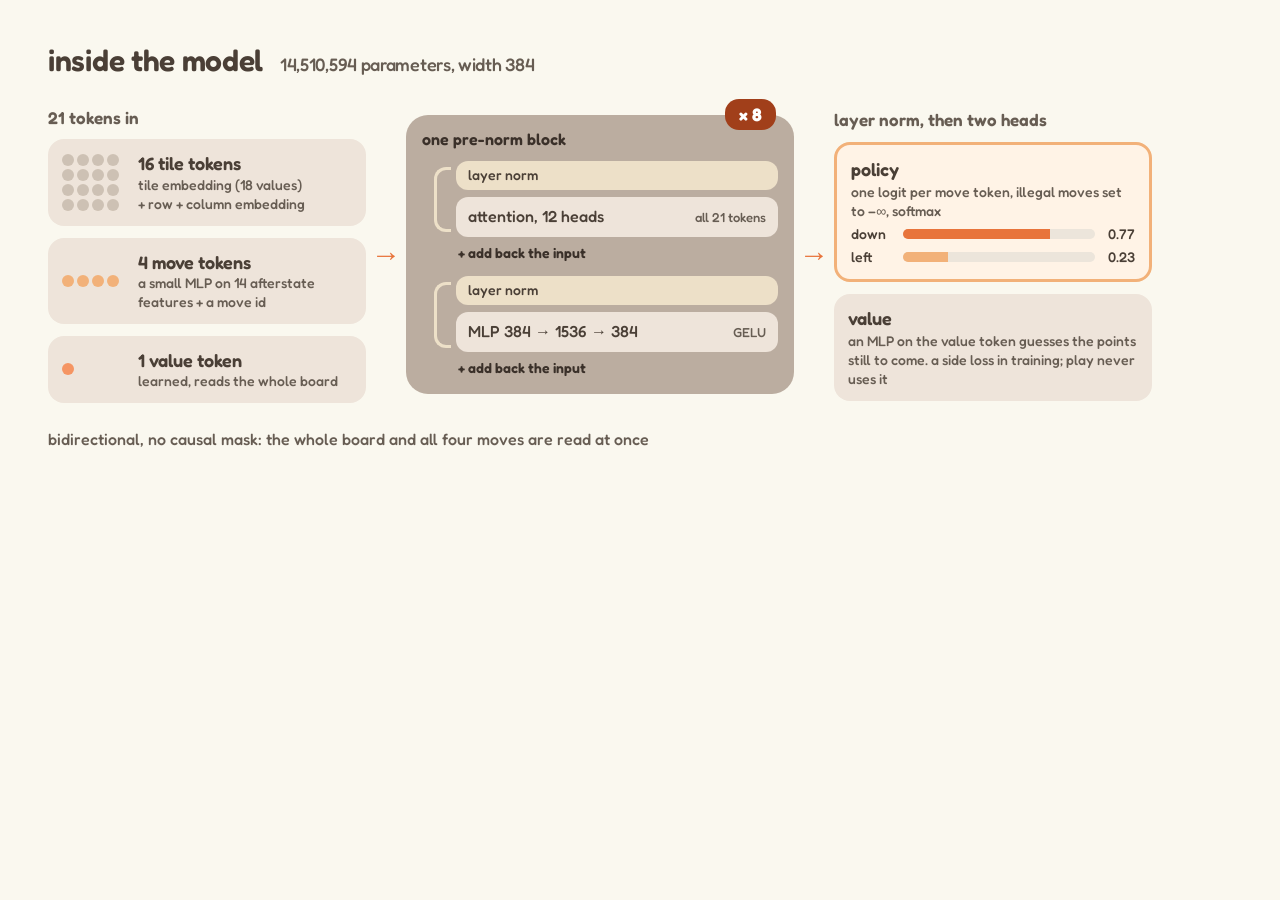
<file: diagrams/arch.html>
<!doctype html>
<html lang="en">
<head>
<meta charset="utf-8">
<meta name="viewport" content="width=device-width, initial-scale=1">
<meta name="color-scheme" content="light">
<title>reflex-2048: inside the model</title>
<link rel="stylesheet" href="tiles.css">
<style>
  .row { display: grid; grid-template-columns: 318px 40px 1fr 40px 318px; align-items: center; margin-top: 26px; }
  h2 { font-size: 17px; font-weight: 600; color: var(--ink-soft); margin-bottom: 10px; }
  .ins { display: grid; gap: 12px; }
  .in { background: var(--t2); border-radius: 16px; padding: 12px 14px; display: grid; grid-template-columns: 64px 1fr; gap: 12px; align-items: center; }
  .in b { font-weight: 600; font-size: 18px; display: block; }
  .in p { font-size: 14px; color: var(--ink-soft); }
  .pips { display: grid; gap: 3px; justify-content: start; }
  .pip { width: 12px; height: 12px; border-radius: 6px; }
  .block { background: var(--board); border-radius: 22px; padding: 14px 16px 16px; position: relative; }
  .block .times { position: absolute; top: -16px; right: 18px; background: var(--accent-ink); color: #fff; font-weight: 700; font-size: 18px; border-radius: 14px; padding: 3px 14px; }
  .block h3 { font-size: 16px; font-weight: 600; color: var(--tile-ink); margin-bottom: 10px; }
  .half { position: relative; padding-left: 34px; display: grid; gap: 7px; }
  .half + .half { margin-top: 14px; }
  .half::before { content: ""; position: absolute; left: 12px; top: 6px; bottom: 30px; width: 14px; border: 3px solid var(--t4); border-right: 0; border-radius: 12px 0 0 12px; }
  .op { background: var(--t2); border-radius: 12px; padding: 9px 12px; font-size: 16px; display: flex; justify-content: space-between; align-items: baseline; gap: 10px; }
  .op small { color: var(--ink-soft); font-size: 13px; }
  .op.norm { background: var(--t4); padding: 5px 12px; font-size: 14px; }
  .op.add { background: transparent; color: var(--tile-ink); padding: 0 2px; font-size: 14px; font-weight: 600; }
  .outs { display: grid; gap: 12px; }
  .out { background: var(--t2); border-radius: 16px; padding: 12px 14px; }
  .out b { font-weight: 600; font-size: 18px; }
  .out p { font-size: 14px; color: var(--ink-soft); margin-top: 2px; }
  .out.pol { background: #fff3e6; border: 3px solid var(--t8); }
  .mini { display: grid; grid-template-columns: 46px 1fr 34px; gap: 6px; align-items: center; font-size: 14px; margin-top: 4px; }
  .mini .bar { height: 10px; border-radius: 5px; background: #ece5db; overflow: hidden; }
  .mini .bar span { display: block; height: 100%; background: var(--accent); }
  .mini .num { text-align: right; }
</style>
</head>
<body>
<main>
  <h1>inside the model <small>14,510,594 parameters, width 384</small></h1>
  <div class="row">
    <section>
      <h2>21 tokens in</h2>
      <div class="ins">
        <div class="in">
          <div class="pips" style="grid-template-columns: repeat(4, 12px)" aria-hidden="true">
            <i class="pip" style="background:var(--cell)"></i><i class="pip" style="background:var(--cell)"></i><i class="pip" style="background:var(--cell)"></i><i class="pip" style="background:var(--cell)"></i>
            <i class="pip" style="background:var(--cell)"></i><i class="pip" style="background:var(--cell)"></i><i class="pip" style="background:var(--cell)"></i><i class="pip" style="background:var(--cell)"></i>
            <i class="pip" style="background:var(--cell)"></i><i class="pip" style="background:var(--cell)"></i><i class="pip" style="background:var(--cell)"></i><i class="pip" style="background:var(--cell)"></i>
            <i class="pip" style="background:var(--cell)"></i><i class="pip" style="background:var(--cell)"></i><i class="pip" style="background:var(--cell)"></i><i class="pip" style="background:var(--cell)"></i>
          </div>
          <div><b>16 tile tokens</b><p>tile embedding (18 values)<br>+ row + column embedding</p></div>
        </div>
        <div class="in">
          <div class="pips" style="grid-template-columns: repeat(4, 12px)" aria-hidden="true">
            <i class="pip" style="background:var(--t8)"></i><i class="pip" style="background:var(--t8)"></i><i class="pip" style="background:var(--t8)"></i><i class="pip" style="background:var(--t8)"></i>
          </div>
          <div><b>4 move tokens</b><p>a small MLP on 14 afterstate<br>features + a move id</p></div>
        </div>
        <div class="in">
          <div class="pips" aria-hidden="true"><i class="pip" style="background:var(--t16)"></i></div>
          <div><b>1 value token</b><p>learned, reads the whole board</p></div>
        </div>
      </div>
    </section>
    <div class="arrow" aria-hidden="true">→</div>
    <section class="block" aria-label="one transformer block, repeated 8 times">
      <span class="times">× 8</span>
      <h3>one pre-norm block</h3>
      <div class="half">
        <div class="op norm">layer norm</div>
        <div class="op">attention, 12 heads <small>all 21 tokens</small></div>
        <div class="op add">+ add back the input</div>
      </div>
      <div class="half">
        <div class="op norm">layer norm</div>
        <div class="op">MLP 384 → 1536 → 384 <small>GELU</small></div>
        <div class="op add">+ add back the input</div>
      </div>
    </section>
    <div class="arrow" aria-hidden="true">→</div>
    <section>
      <h2>layer norm, then two heads</h2>
      <div class="outs">
        <div class="out pol">
          <b>policy</b>
          <p>one logit per move token, illegal moves set to −∞, softmax</p>
          <div class="mini"><span>down</span><div class="bar"><span style="width:76.8%"></span></div><span class="num">0.77</span></div>
          <div class="mini"><span>left</span><div class="bar"><span style="width:23.2%; background:var(--t8)"></span></div><span class="num">0.23</span></div>
        </div>
        <div class="out">
          <b>value</b>
          <p>an MLP on the value token guesses the points still to come. a side loss in training; play never uses it</p>
        </div>
      </div>
    </section>
  </div>
  <footer>bidirectional, no causal mask: the whole board and all four moves are read at once</footer>
</main>
</body>
</html>
</file>
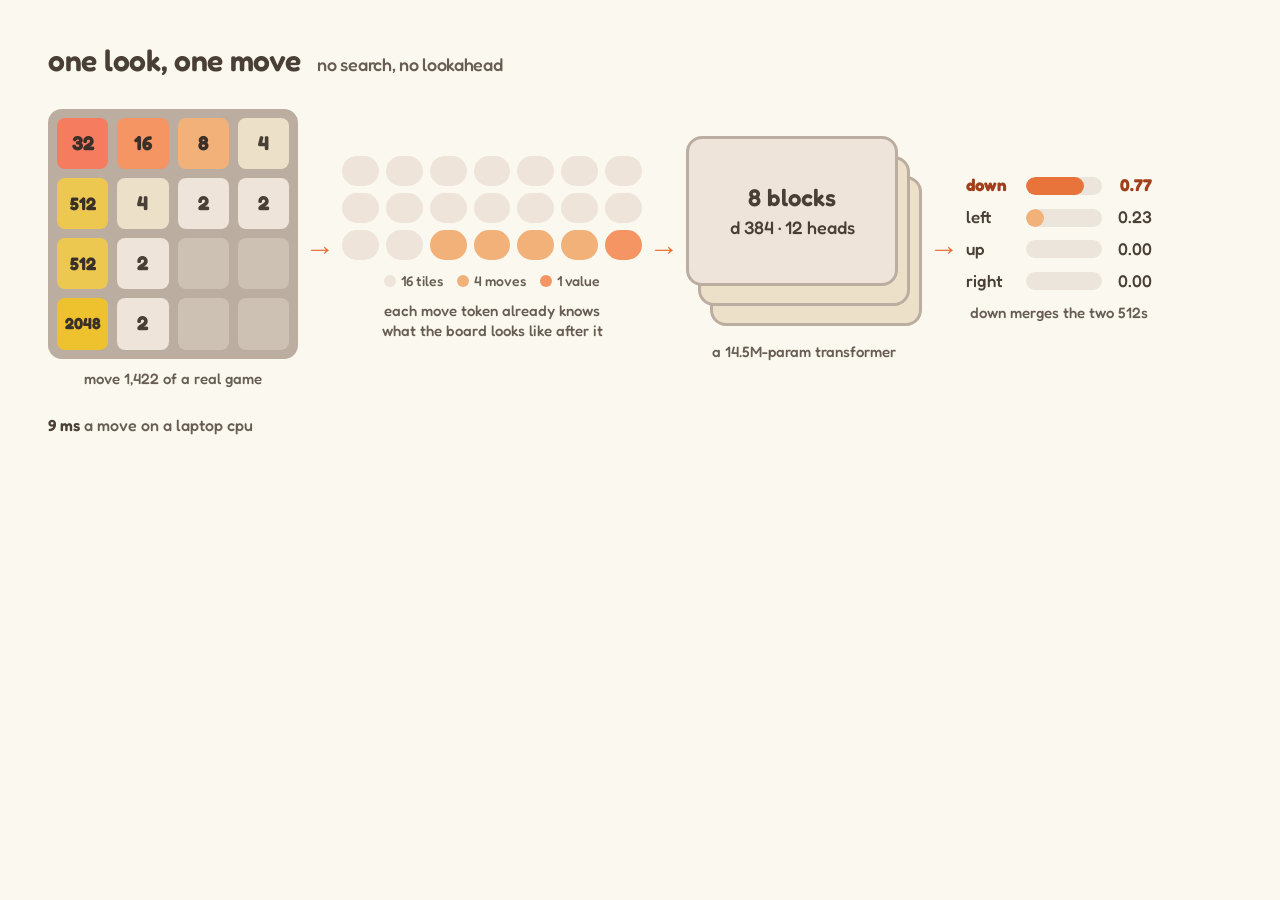
<file: diagrams/how.html>
<!doctype html>
<html lang="en">
<head>
<meta charset="utf-8">
<meta name="viewport" content="width=device-width, initial-scale=1">
<meta name="color-scheme" content="light">
<title>reflex-2048: one look, one move</title>
<link rel="stylesheet" href="tiles.css">
<style>
  .row { display: grid; grid-template-columns: 250px 44px 300px 44px 236px 44px 1fr; align-items: center; margin-top: 28px; }
  .board .t { font-size: 20px; } .board .v512 { font-size: 18px; } .board .v2048 { font-size: 16px; }
  .tokens { display: grid; grid-template-columns: repeat(7, 1fr); gap: 7px; }
  .tok { height: 30px; border-radius: 15px; background: var(--t2); }
  .tok.m { background: var(--t8); } .tok.v { background: var(--t16); }
  .legend { display: flex; gap: 14px; justify-content: center; margin-top: 12px; font-size: 14px; color: var(--ink-soft); }
  .legend i { display: inline-block; width: 12px; height: 12px; border-radius: 6px; margin-right: 5px; vertical-align: -1px; }
  .stack { position: relative; height: 196px; margin-right: 24px; }
  .layer { position: absolute; left: 0; right: 0; height: 150px; border-radius: 16px; background: var(--t4); border: 3px solid var(--board); }
  .layer.top { display: grid; place-items: center; text-align: center; background: var(--t2); }
  .layer b { font-size: 24px; font-weight: 600; display: block; }
  .moves { display: grid; gap: 9px; }
  .mv { display: grid; grid-template-columns: 52px 1fr 42px; align-items: center; gap: 8px; font-size: 17px; }
  .bar { height: 18px; border-radius: 9px; background: #ece5db; overflow: hidden; }
  .bar span { display: block; height: 100%; background: var(--accent); border-radius: 9px; }
  .mv.win { font-weight: 700; color: var(--accent-ink); }
  .mv .num { text-align: right; }
</style>
</head>
<body>
<main>
  <h1>one look, one move <small>no search, no lookahead</small></h1>
  <div class="row">
    <div>
      <div class="board" role="img" aria-label="a real board from move 1,422 of a game the model played, score 28,280">
        <div class="t v32">32</div><div class="t v16">16</div><div class="t v8">8</div><div class="t v4">4</div>
        <div class="t v512">512</div><div class="t v4">4</div><div class="t v2">2</div><div class="t v2">2</div>
        <div class="t v512">512</div><div class="t v2">2</div><div class="t"></div><div class="t"></div>
        <div class="t v2048">2048</div><div class="t v2">2</div><div class="t"></div><div class="t"></div>
      </div>
      <p class="cap">move 1,422 of a real game</p>
    </div>
    <div class="arrow" aria-hidden="true">→</div>
    <div>
      <div class="tokens" role="img" aria-label="21 tokens: 16 tiles, 4 moves, 1 value">
        <div class="tok"></div><div class="tok"></div><div class="tok"></div><div class="tok"></div><div class="tok"></div><div class="tok"></div><div class="tok"></div>
        <div class="tok"></div><div class="tok"></div><div class="tok"></div><div class="tok"></div><div class="tok"></div><div class="tok"></div><div class="tok"></div>
        <div class="tok"></div><div class="tok"></div><div class="tok m"></div><div class="tok m"></div><div class="tok m"></div><div class="tok m"></div><div class="tok v"></div>
      </div>
      <div class="legend"><span><i style="background:var(--t2)"></i>16 tiles</span><span><i style="background:var(--t8)"></i>4 moves</span><span><i style="background:var(--t16)"></i>1 value</span></div>
      <p class="cap">each move token already knows<br>what the board looks like after it</p>
    </div>
    <div class="arrow" aria-hidden="true">→</div>
    <div>
      <div class="stack">
        <div class="layer" style="top:40px; left:24px; right:-24px"></div>
        <div class="layer" style="top:20px; left:12px; right:-12px"></div>
        <div class="layer top" style="top:0"><div><b>8 blocks</b>d 384 · 12 heads</div></div>
      </div>
      <p class="cap">a 14.5M-param transformer</p>
    </div>
    <div class="arrow" aria-hidden="true">→</div>
    <div>
      <div class="moves">
        <div class="mv win"><span>down</span><div class="bar"><span style="width:76.8%"></span></div><span class="num">0.77</span></div>
        <div class="mv"><span>left</span><div class="bar"><span style="width:23.2%; background:var(--t8)"></span></div><span class="num">0.23</span></div>
        <div class="mv"><span>up</span><div class="bar"><span style="width:0"></span></div><span class="num">0.00</span></div>
        <div class="mv"><span>right</span><div class="bar"><span style="width:0"></span></div><span class="num">0.00</span></div>
      </div>
      <p class="cap">down merges the two 512s</p>
    </div>
  </div>
  <footer><b>9 ms</b> a move on a laptop cpu</footer>
</main>
</body>
</html>
</file>
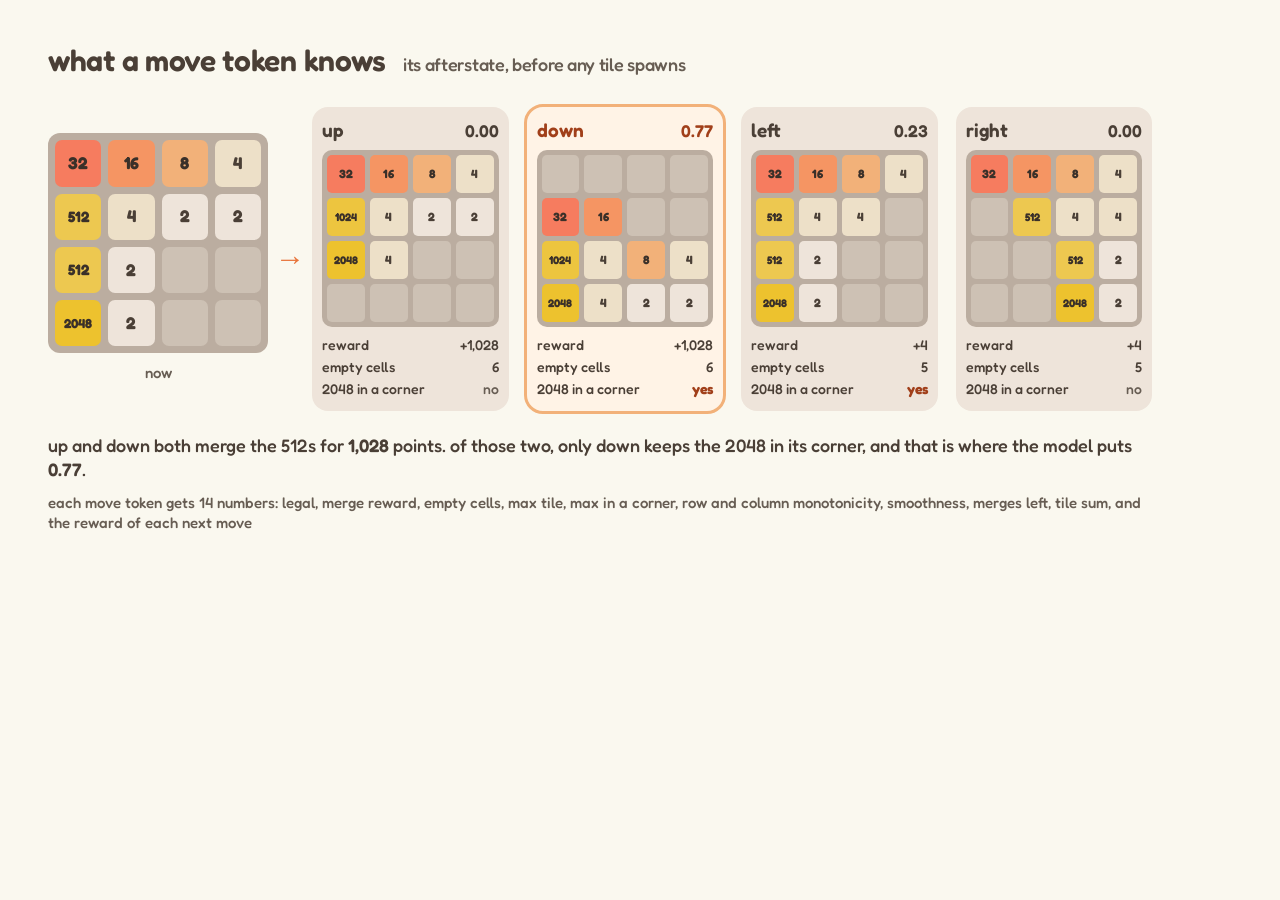
<file: diagrams/moves.html>
<!doctype html>
<html lang="en">
<head>
<meta charset="utf-8">
<meta name="viewport" content="width=device-width, initial-scale=1">
<meta name="color-scheme" content="light">
<title>reflex-2048: what a move token knows</title>
<link rel="stylesheet" href="tiles.css">
<style>
  .row { display: grid; grid-template-columns: 220px 44px 1fr; align-items: center; margin-top: 26px; }
  .board { padding: 7px; gap: 7px; border-radius: 12px; }
  .board .t { font-size: 17px; border-radius: 7px; }
  .board .v512, .board .v1024 { font-size: 15px; } .board .v2048 { font-size: 13px; }
  .moves { display: grid; grid-template-columns: repeat(4, 1fr); gap: 18px; }
  .mv { border-radius: 16px; padding: 10px 10px 12px; background: var(--t2); }
  .mv.pick { background: #fff3e6; outline: 3px solid var(--t8); }
  .mv h2 { display: flex; justify-content: space-between; align-items: baseline; font-size: 19px; font-weight: 600; margin-bottom: 8px; }
  .mv h2 .p { font-size: 17px; }
  .mv.pick h2 { color: var(--accent-ink); }
  .mv .board { padding: 5px; gap: 5px; border-radius: 10px; }
  .mv .board .t { font-size: 12px; border-radius: 5px; }
  .mv .board .v512, .mv .board .v1024, .mv .board .v2048 { font-size: 11px; }
  .facts { margin-top: 9px; display: grid; gap: 3px; font-size: 14px; }
  .facts div { display: flex; justify-content: space-between; }
  .facts .yes { font-weight: 700; color: var(--accent-ink); }
  .facts .no { color: var(--ink-soft); }
  .say { margin-top: 22px; font-size: 18px; }
  .say b { font-weight: 600; }
  footer { margin-top: 12px; font-size: 15px; }
</style>
</head>
<body>
<main>
  <h1>what a move token knows <small>its afterstate, before any tile spawns</small></h1>
  <div class="row">
    <div>
      <div class="board" role="img" aria-label="the board at move 1,422">
        <div class="t v32">32</div><div class="t v16">16</div><div class="t v8">8</div><div class="t v4">4</div>
        <div class="t v512">512</div><div class="t v4">4</div><div class="t v2">2</div><div class="t v2">2</div>
        <div class="t v512">512</div><div class="t v2">2</div><div class="t"></div><div class="t"></div>
        <div class="t v2048">2048</div><div class="t v2">2</div><div class="t"></div><div class="t"></div>
      </div>
      <p class="cap">now</p>
    </div>
    <div class="arrow" aria-hidden="true">→</div>
    <div class="moves">
      <div class="mv">
        <h2><span>up</span><span class="p num">0.00</span></h2>
        <div class="board" role="img" aria-label="board after up">
          <div class="t v32">32</div><div class="t v16">16</div><div class="t v8">8</div><div class="t v4">4</div>
          <div class="t v1024">1024</div><div class="t v4">4</div><div class="t v2">2</div><div class="t v2">2</div>
          <div class="t v2048">2048</div><div class="t v4">4</div><div class="t"></div><div class="t"></div>
          <div class="t"></div><div class="t"></div><div class="t"></div><div class="t"></div>
        </div>
        <div class="facts"><div><span>reward</span><span class="num">+1,028</span></div><div><span>empty cells</span><span class="num">6</span></div><div><span>2048 in a corner</span><span class="no">no</span></div></div>
      </div>
      <div class="mv pick">
        <h2><span>down</span><span class="p num">0.77</span></h2>
        <div class="board" role="img" aria-label="board after down">
          <div class="t"></div><div class="t"></div><div class="t"></div><div class="t"></div>
          <div class="t v32">32</div><div class="t v16">16</div><div class="t"></div><div class="t"></div>
          <div class="t v1024">1024</div><div class="t v4">4</div><div class="t v8">8</div><div class="t v4">4</div>
          <div class="t v2048">2048</div><div class="t v4">4</div><div class="t v2">2</div><div class="t v2">2</div>
        </div>
        <div class="facts"><div><span>reward</span><span class="num">+1,028</span></div><div><span>empty cells</span><span class="num">6</span></div><div><span>2048 in a corner</span><span class="yes">yes</span></div></div>
      </div>
      <div class="mv">
        <h2><span>left</span><span class="p num">0.23</span></h2>
        <div class="board" role="img" aria-label="board after left">
          <div class="t v32">32</div><div class="t v16">16</div><div class="t v8">8</div><div class="t v4">4</div>
          <div class="t v512">512</div><div class="t v4">4</div><div class="t v4">4</div><div class="t"></div>
          <div class="t v512">512</div><div class="t v2">2</div><div class="t"></div><div class="t"></div>
          <div class="t v2048">2048</div><div class="t v2">2</div><div class="t"></div><div class="t"></div>
        </div>
        <div class="facts"><div><span>reward</span><span class="num">+4</span></div><div><span>empty cells</span><span class="num">5</span></div><div><span>2048 in a corner</span><span class="yes">yes</span></div></div>
      </div>
      <div class="mv">
        <h2><span>right</span><span class="p num">0.00</span></h2>
        <div class="board" role="img" aria-label="board after right">
          <div class="t v32">32</div><div class="t v16">16</div><div class="t v8">8</div><div class="t v4">4</div>
          <div class="t"></div><div class="t v512">512</div><div class="t v4">4</div><div class="t v4">4</div>
          <div class="t"></div><div class="t"></div><div class="t v512">512</div><div class="t v2">2</div>
          <div class="t"></div><div class="t"></div><div class="t v2048">2048</div><div class="t v2">2</div>
        </div>
        <div class="facts"><div><span>reward</span><span class="num">+4</span></div><div><span>empty cells</span><span class="num">5</span></div><div><span>2048 in a corner</span><span class="no">no</span></div></div>
      </div>
    </div>
  </div>
  <p class="say">up and down both merge the 512s for <b>1,028</b> points. of those two, only down keeps the 2048 in its corner, and that is where the model puts <b>0.77</b>.</p>
  <footer>each move token gets 14 numbers: legal, merge reward, empty cells, max tile, max in a corner, row and column monotonicity, smoothness, merges left, tile sum, and the reward of each next move</footer>
</main>
</body>
</html>
</file>
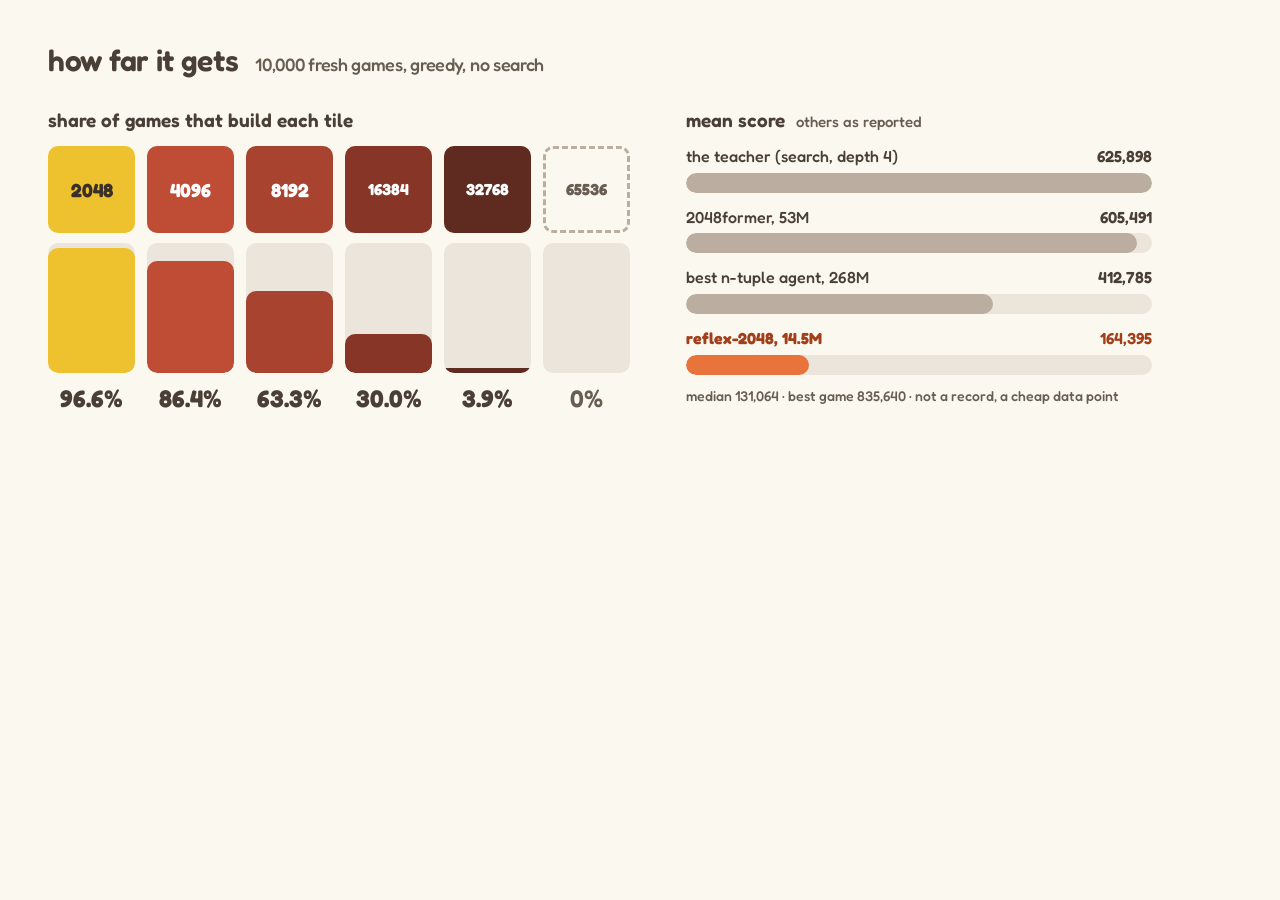
<file: diagrams/results.html>
<!doctype html>
<html lang="en">
<head>
<meta charset="utf-8">
<meta name="viewport" content="width=device-width, initial-scale=1">
<meta name="color-scheme" content="light">
<title>reflex-2048: how far it gets</title>
<link rel="stylesheet" href="tiles.css">
<style>
  .grid { display: grid; grid-template-columns: 1.25fr 1fr; gap: 56px; margin-top: 26px; align-items: start; }
  h2 { font-size: 19px; font-weight: 600; margin-bottom: 14px; }
  h2 small { font-weight: 500; color: var(--ink-soft); font-size: 15px; margin-left: 6px; }
  .ladder { display: grid; grid-template-columns: repeat(6, 1fr); gap: 12px; align-items: end; }
  .rung { text-align: center; }
  .rung .t { font-size: 19px; border-radius: 10px; }
  .rung .t.ghost { background: transparent; border: 3px dashed var(--board); color: var(--ink-soft); }
  .rung .pct { font-weight: 700; font-size: 24px; margin-top: 10px; }
  .rung .pct.zero { color: var(--ink-soft); font-weight: 600; }
  .fill { height: 130px; background: #ece5db; border-radius: 10px; margin-top: 10px; display: flex; align-items: flex-end; overflow: hidden; }
  .fill span { width: 100%; border-radius: 10px; }
  .bars { display: grid; gap: 14px; }
  .b { display: grid; grid-template-columns: 1fr; gap: 5px; }
  .b .label { display: flex; justify-content: space-between; font-size: 16px; }
  .b .label span:last-child { font-weight: 600; }
  .b .track { height: 20px; border-radius: 10px; background: #ece5db; overflow: hidden; }
  .b .track span { display: block; height: 100%; border-radius: 10px; background: var(--board); }
  .b.us .label { color: var(--accent-ink); font-weight: 700; }
  .b.us .track span { background: var(--accent); }
  .note { font-size: 14px; color: var(--ink-soft); margin-top: 12px; }
</style>
</head>
<body>
<main>
  <h1>how far it gets <small>10,000 fresh games, greedy, no search</small></h1>
  <div class="grid">
    <section>
      <h2>share of games that build each tile</h2>
      <div class="ladder">
        <div class="rung"><div class="t v2048">2048</div><div class="fill"><span style="height:96.6%; background:var(--t2048)"></span></div><div class="pct num">96.6%</div></div>
        <div class="rung"><div class="t v4096">4096</div><div class="fill"><span style="height:86.4%; background:var(--t4096)"></span></div><div class="pct num">86.4%</div></div>
        <div class="rung"><div class="t v8192">8192</div><div class="fill"><span style="height:63.3%; background:var(--t8192)"></span></div><div class="pct num">63.3%</div></div>
        <div class="rung"><div class="t v16384" style="font-size:16px">16384</div><div class="fill"><span style="height:30%; background:var(--t16384)"></span></div><div class="pct num">30.0%</div></div>
        <div class="rung"><div class="t v32768" style="font-size:16px">32768</div><div class="fill"><span style="height:3.9%; background:var(--t32768)"></span></div><div class="pct num">3.9%</div></div>
        <div class="rung"><div class="t ghost" style="font-size:16px">65536</div><div class="fill"></div><div class="pct num zero">0%</div></div>
      </div>
    </section>
    <section>
      <h2>mean score <small>others as reported</small></h2>
      <div class="bars">
        <div class="b"><div class="label"><span>the teacher (search, depth 4)</span><span class="num">625,898</span></div><div class="track"><span style="width:100%"></span></div></div>
        <div class="b"><div class="label"><span>2048former, 53M</span><span class="num">605,491</span></div><div class="track"><span style="width:96.7%"></span></div></div>
        <div class="b"><div class="label"><span>best n-tuple agent, 268M</span><span class="num">412,785</span></div><div class="track"><span style="width:65.9%"></span></div></div>
        <div class="b us"><div class="label"><span>reflex-2048, 14.5M</span><span class="num">164,395</span></div><div class="track"><span style="width:26.3%"></span></div></div>
      </div>
      <p class="note">median 131,064 · best game 835,640 · not a record, a cheap data point</p>
    </section>
  </div>
</main>
</body>
</html>
</file>
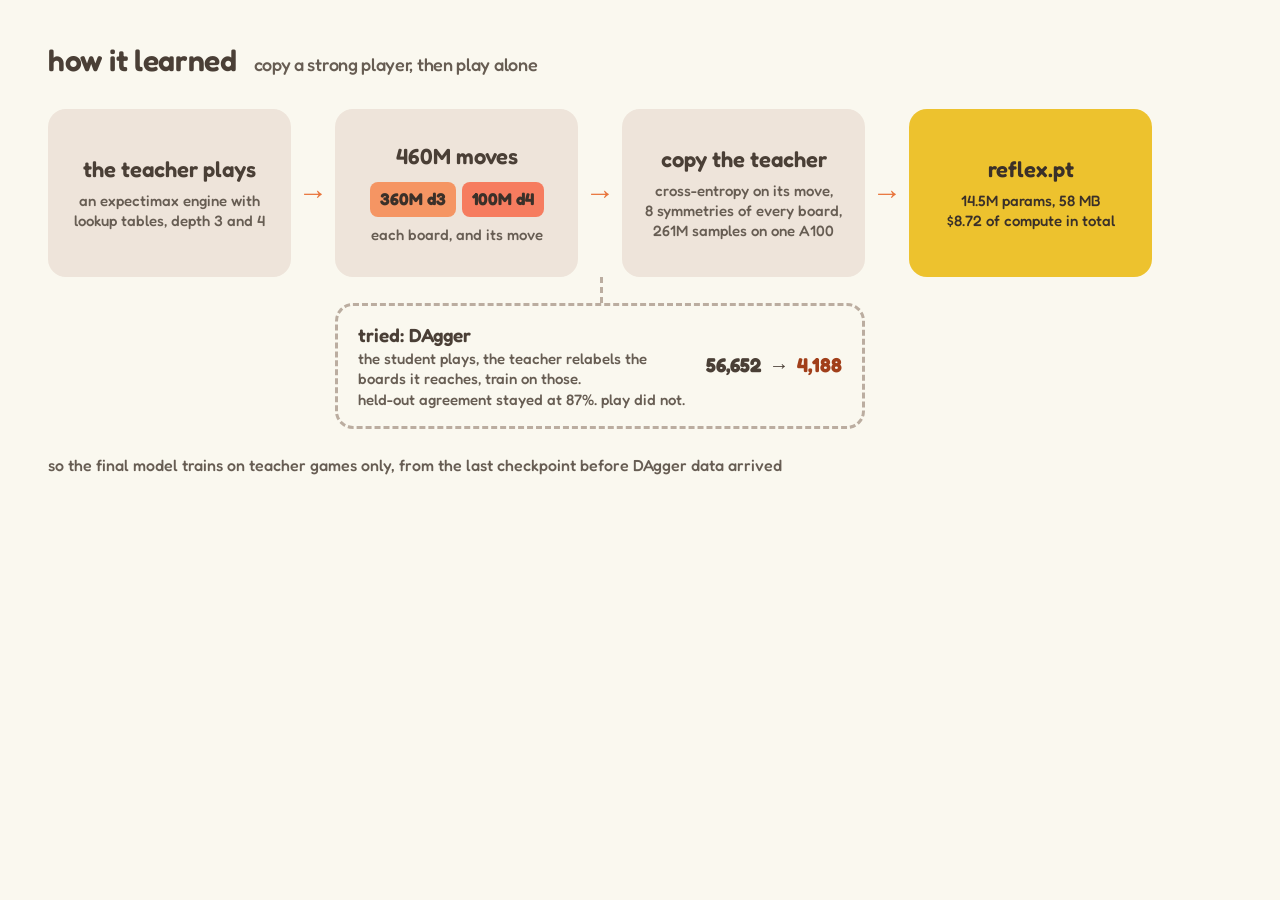
<file: diagrams/train.html>
<!doctype html>
<html lang="en">
<head>
<meta charset="utf-8">
<meta name="viewport" content="width=device-width, initial-scale=1">
<meta name="color-scheme" content="light">
<title>reflex-2048: how it learned</title>
<link rel="stylesheet" href="tiles.css">
<style>
  .row { display: grid; grid-template-columns: 1fr 44px 1fr 44px 1fr 44px 1fr; align-items: center; margin-top: 28px; }
  .step { background: var(--t2); border-radius: 18px; padding: 18px 18px 16px; text-align: center; min-height: 168px; display: grid; align-content: center; gap: 6px; }
  .step b { font-weight: 600; font-size: 22px; }
  .step p { font-size: 15px; color: var(--ink-soft); }
  .step.out { background: var(--t2048); color: var(--tile-ink); }
  .step.out p { color: var(--tile-ink); }
  .chips { display: flex; justify-content: center; gap: 6px; margin: 4px 0 2px; }
  .chip { border-radius: 8px; padding: 6px 10px; font-weight: 700; font-size: 17px; color: var(--tile-ink); }
  .detour { margin: 26px 0 0 calc((100% - 132px) / 4 + 44px); width: calc((100% - 132px) / 2 + 44px); border: 3px dashed var(--board); border-radius: 18px; padding: 16px 20px; display: grid; grid-template-columns: 1fr auto; gap: 18px; align-items: center; }
  .detour b { font-weight: 600; font-size: 19px; }
  .detour p { font-size: 15px; color: var(--ink-soft); margin-top: 2px; }
  .drop { display: flex; align-items: center; gap: 8px; font-weight: 700; font-size: 20px; }
  .drop .from { color: var(--ink); } .drop .to { color: var(--accent-ink); }
  .detour { position: relative; }
  .detour::before { content: ""; position: absolute; left: 50%; top: -29px; height: 26px; border-left: 3px dashed var(--board); }
</style>
</head>
<body>
<main>
  <h1>how it learned <small>copy a strong player, then play alone</small></h1>
  <div class="row">
    <div class="step">
      <b>the teacher plays</b>
      <p>an expectimax engine with<br>lookup tables, depth 3 and 4</p>
    </div>
    <div class="arrow" aria-hidden="true">→</div>
    <div class="step">
      <b>460M moves</b>
      <div class="chips"><span class="chip num" style="background:var(--t16)">360M d3</span><span class="chip num" style="background:var(--t32)">100M d4</span></div>
      <p>each board, and its move</p>
    </div>
    <div class="arrow" aria-hidden="true">→</div>
    <div class="step">
      <b>copy the teacher</b>
      <p>cross-entropy on its move,<br>8 symmetries of every board,<br>261M samples on one A100</p>
    </div>
    <div class="arrow" aria-hidden="true">→</div>
    <div class="step out">
      <b>reflex.pt</b>
      <p>14.5M params, 58 MB<br>$8.72 of compute in total</p>
    </div>
  </div>
  <div class="detour">
    <div>
      <b>tried: DAgger</b>
      <p>the student plays, the teacher relabels the boards it reaches, train on those.<br>held-out agreement stayed at 87%. play did not.</p>
    </div>
    <div class="drop num" aria-label="mean score fell from 56,652 to 4,188"><span class="from">56,652</span><span aria-hidden="true">→</span><span class="to">4,188</span></div>
  </div>
  <footer>so the final model trains on teacher games only, from the last checkpoint before DAgger data arrived</footer>
</main>
</body>
</html>
</file>
<file: diagrams/tiles.css>
/* reflex-2048 diagrams: the game's own palette and a rounded face.
   Tile hues follow 2048 up to 2048, then one deepening rust ramp for the big tiles (darker = bigger).
   Text: dark ink on the warm tiles, white only on the ramp; every pair measured >= 4.5:1. */
@import url("https://fonts.googleapis.com/css2?family=Fredoka:wght@400;500;600;700&display=swap");
:root {
  --ground: #faf8ef; --board: #bbada0; --cell: #cdc1b4; --ink: #4a3f36; --ink-soft: #675d53; --tile-ink: #3a3029; --line: #e4dccf;
  --t2: #eee4da; --t4: #ede0c8; --t8: #f2b179; --t16: #f59563; --t32: #f67c5f; --t64: #f65e3b;
  --t512: #edc850; --t1024: #edc53f; --t2048: #edc22e;
  --t4096: #bf4c35; --t8192: #a8432f; --t16384: #873527; --t32768: #5f2a1f;
  --accent: #e8743b; --accent-ink: #a13f1a;
}
* { box-sizing: border-box; margin: 0; }
html { background: var(--ground); }
body { color: var(--ink); font: 500 18px/1.35 Fredoka, "Segoe UI", sans-serif; }
main { width: 1200px; padding: 40px 48px 36px; }
h1 { font-weight: 600; font-size: 30px; letter-spacing: -0.01em; }
h1 small { font-weight: 500; font-size: 18px; color: var(--ink-soft); margin-left: 10px; }
.cap { font-size: 15px; color: var(--ink-soft); margin-top: 10px; text-align: center; }
.arrow { text-align: center; font-size: 30px; color: var(--accent); font-weight: 600; }
.num { font-variant-numeric: tabular-nums; }
.board { background: var(--board); border-radius: 14px; padding: 9px; display: grid; grid-template-columns: repeat(4, 1fr); gap: 9px; }
.t { aspect-ratio: 1; border-radius: 8px; background: var(--cell); display: grid; place-items: center; font-weight: 700; font-size: 20px; color: var(--ink); }
.v2 { background: var(--t2); } .v4 { background: var(--t4); }
.v8, .v16, .v32, .v64, .v512, .v1024, .v2048 { color: var(--tile-ink); }
.v4096, .v8192, .v16384, .v32768 { color: #fff; }
.v8 { background: var(--t8); } .v16 { background: var(--t16); } .v32 { background: var(--t32); } .v64 { background: var(--t64); }
.v512 { background: var(--t512); } .v1024 { background: var(--t1024); } .v2048 { background: var(--t2048); }
.v4096 { background: var(--t4096); } .v8192 { background: var(--t8192); } .v16384 { background: var(--t16384); } .v32768 { background: var(--t32768); }
footer { margin-top: 26px; font-size: 16px; color: var(--ink-soft); }
footer b { color: var(--ink); font-weight: 600; }
</file>
